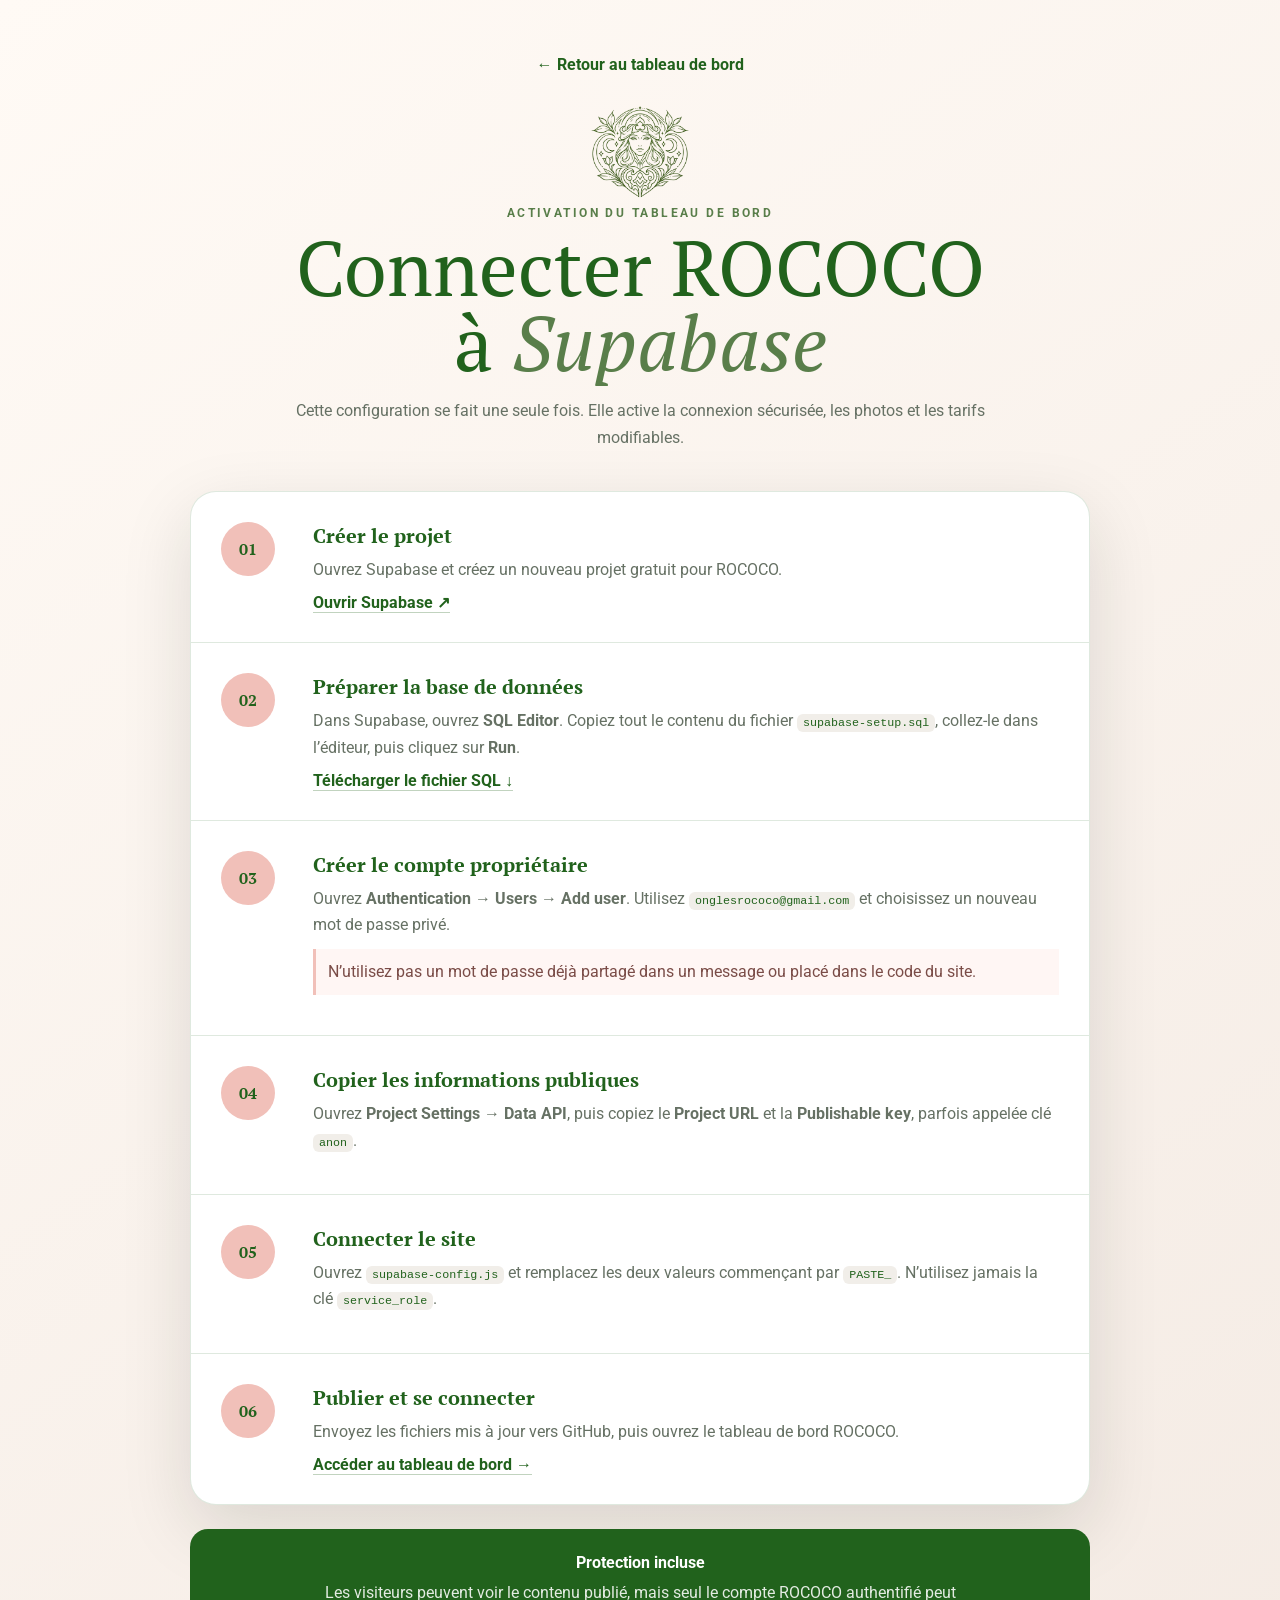
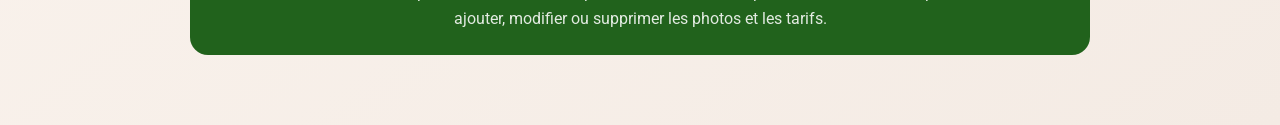
<file: ADMIN-SETUP.html>
<!doctype html>
<html lang="fr-CA">
<head>
  <meta charset="utf-8">
  <meta name="viewport" content="width=device-width, initial-scale=1">
  <meta name="robots" content="noindex,nofollow">
  <meta name="theme-color" content="#21621c">
  <title>ROCOCO — Activation du tableau de bord</title>
  <link rel="icon" type="image/png" href="assets/rococo-emblem.png">
  <link rel="preconnect" href="https://fonts.googleapis.com">
  <link rel="preconnect" href="https://fonts.gstatic.com" crossorigin>
  <link href="https://fonts.googleapis.com/css2?family=PT+Serif:ital,wght@0,400;0,700;1,400&family=Roboto:wght@300;400;500;700&display=swap" rel="stylesheet">
  <link rel="stylesheet" href="admin.css">
</head>
<body class="setup-page">
  <main class="setup-guide">
    <header class="setup-guide-head">
      <a href="admin.html" class="setup-back">← Retour au tableau de bord</a>
      <img src="assets/rococo-emblem.png" alt="ROCOCO">
      <p class="eyebrow">ACTIVATION DU TABLEAU DE BORD</p>
      <h1>Connecter ROCOCO à <em>Supabase</em></h1>
      <p>Cette configuration se fait une seule fois. Elle active la connexion sécurisée, les photos et les tarifs modifiables.</p>
    </header>

    <section class="setup-steps">
      <article><span>01</span><div><h2>Créer le projet</h2><p>Ouvrez Supabase et créez un nouveau projet gratuit pour ROCOCO.</p><a href="https://supabase.com/dashboard" target="_blank" rel="noopener noreferrer">Ouvrir Supabase ↗</a></div></article>
      <article><span>02</span><div><h2>Préparer la base de données</h2><p>Dans Supabase, ouvrez <strong>SQL Editor</strong>. Copiez tout le contenu du fichier <code>supabase-setup.sql</code>, collez-le dans l’éditeur, puis cliquez sur <strong>Run</strong>.</p><a href="supabase-setup.sql" download>Télécharger le fichier SQL ↓</a></div></article>
      <article><span>03</span><div><h2>Créer le compte propriétaire</h2><p>Ouvrez <strong>Authentication → Users → Add user</strong>. Utilisez <code>onglesrococo@gmail.com</code> et choisissez un nouveau mot de passe privé.</p><p class="setup-warning">N’utilisez pas un mot de passe déjà partagé dans un message ou placé dans le code du site.</p></div></article>
      <article><span>04</span><div><h2>Copier les informations publiques</h2><p>Ouvrez <strong>Project Settings → Data API</strong>, puis copiez le <strong>Project URL</strong> et la <strong>Publishable key</strong>, parfois appelée clé <code>anon</code>.</p></div></article>
      <article><span>05</span><div><h2>Connecter le site</h2><p>Ouvrez <code>supabase-config.js</code> et remplacez les deux valeurs commençant par <code>PASTE_</code>. N’utilisez jamais la clé <code>service_role</code>.</p></div></article>
      <article><span>06</span><div><h2>Publier et se connecter</h2><p>Envoyez les fichiers mis à jour vers GitHub, puis ouvrez le tableau de bord ROCOCO.</p><a href="admin.html">Accéder au tableau de bord →</a></div></article>
    </section>

    <footer class="setup-guide-footer"><strong>Protection incluse</strong><p>Les visiteurs peuvent voir le contenu publié, mais seul le compte ROCOCO authentifié peut ajouter, modifier ou supprimer les photos et les tarifs.</p></footer>
  </main>
</body>
</html>
</file>
<file: admin.css>
:root{--pink:#f1c0b9;--green:#21621c;--green-soft:#597e4a;--cream:#fffaf5;--ink:#172019;--line:rgba(33,98,28,.14);--danger:#a23c3c;--shadow:0 24px 70px rgba(23,32,25,.13)}
*{box-sizing:border-box}html{font-family:Roboto,sans-serif;background:#f6f1ec;color:var(--ink)}body{margin:0;min-height:100vh}button,input,select{font:inherit}button,a{transition:.2s ease}.admin-shell{min-height:100vh}.eyebrow{margin:0 0 10px;color:var(--green-soft);font-size:.76rem;font-weight:700;letter-spacing:.2em}.setup-state{max-width:620px;margin:12vh auto;padding:48px;text-align:center;background:white;border-radius:28px;box-shadow:var(--shadow)}.setup-state img{width:110px;height:110px;object-fit:contain}.setup-state h1,.login-card h1,.admin-header h1,.dialog-head h2{font-family:"PT Serif",serif;font-weight:400}.setup-state a,.primary-action,.login-card button{display:inline-flex;justify-content:center;border:0;border-radius:999px;background:var(--green);color:white;padding:13px 20px;font-weight:700;text-decoration:none;cursor:pointer}.login-view{min-height:100vh;display:grid;grid-template-columns:1fr 1fr}.login-art{display:grid;place-items:center;background:linear-gradient(145deg,var(--pink),#ecd1c7);overflow:hidden}.login-art::before{content:"";position:absolute;width:42vw;height:42vw;border:1px solid rgba(33,98,28,.18);border-radius:50%}.login-art img{position:relative;width:min(430px,65%);filter:drop-shadow(0 24px 35px rgba(33,98,28,.15))}.login-card{align-self:center;width:min(470px,82%);margin:auto}.login-card h1{font-size:clamp(2.6rem,5vw,4.8rem);line-height:.95;margin:0 0 22px;color:var(--green)}.login-card h1 em{color:var(--green-soft)}.login-card>p:not(.eyebrow,.form-message){line-height:1.7;color:#60705f}.login-card label,.editor-form label{display:grid;gap:8px;margin-top:18px;font-size:.88rem;font-weight:700;color:var(--green)}input,select{width:100%;border:1px solid var(--line);border-radius:13px;background:white;padding:13px 14px;color:var(--ink);outline:none}input:focus,select:focus{border-color:var(--green);box-shadow:0 0 0 3px rgba(33,98,28,.1)}.login-card button{width:100%;margin-top:24px}.form-message{min-height:24px;color:var(--danger);font-size:.9rem}.dashboard{min-height:100vh;display:grid;grid-template-columns:260px 1fr}.admin-sidebar{position:sticky;top:0;height:100vh;padding:25px 18px;display:flex;flex-direction:column;background:var(--ink);color:white}.admin-brand{display:flex;align-items:center;gap:12px;color:white;text-decoration:none;font:400 1.25rem "PT Serif",serif;letter-spacing:.12em}.admin-brand img{width:52px;height:52px;object-fit:contain;background:var(--cream);border-radius:50%}.admin-brand small{display:block;margin-top:3px;color:var(--pink);font:700 .56rem Roboto,sans-serif;letter-spacing:.2em}.admin-sidebar nav{display:grid;gap:7px;margin-top:50px}.admin-tab,.sidebar-bottom button,.sidebar-bottom a{width:100%;border:0;border-radius:12px;padding:12px 14px;text-align:left;background:transparent;color:#d8dfd8;text-decoration:none;cursor:pointer}.admin-tab:hover,.admin-tab.active{background:rgba(241,192,185,.14);color:white}.admin-tab.active{box-shadow:inset 3px 0 var(--pink)}.sidebar-bottom{display:grid;gap:5px;margin-top:auto;border-top:1px solid rgba(255,255,255,.12);padding-top:15px}.admin-main{padding:42px clamp(22px,5vw,70px)}.admin-header{display:flex;justify-content:space-between;align-items:center;gap:20px;margin-bottom:30px}.admin-header h1{margin:0;color:var(--green);font-size:clamp(2rem,4vw,3.6rem)}.primary-action{white-space:nowrap}.primary-action:hover,.login-card button:hover{background:var(--green-soft);transform:translateY(-1px)}.notice{margin-bottom:20px;padding:13px 16px;border-radius:12px;background:#e5f2e3;color:var(--green)}.notice.error{background:#f7dfdf;color:var(--danger)}.items-grid{display:grid;grid-template-columns:repeat(3,minmax(0,1fr));gap:18px}.admin-item{overflow:hidden;border:1px solid var(--line);border-radius:20px;background:white;box-shadow:0 8px 28px rgba(23,32,25,.06)}.admin-item-image{aspect-ratio:4/3;width:100%;object-fit:cover;background:#eee}.admin-item-body{padding:17px}.admin-item h3{margin:0 0 6px;color:var(--green);font:700 1.05rem "PT Serif",serif}.admin-item p{margin:0;color:#778076;font-size:.82rem}.admin-item-meta{display:flex;justify-content:space-between;margin:14px 0;color:#778076;font-size:.75rem}.status-pill{padding:4px 8px;border-radius:999px;background:#e5f2e3;color:var(--green)}.status-pill.hidden{background:#eee;color:#777}.item-actions{display:flex;gap:8px}.item-actions button{flex:1;border:1px solid var(--line);border-radius:10px;background:white;padding:9px;color:var(--green);cursor:pointer}.item-actions .delete-button{color:var(--danger)}.service-item{grid-column:span 1}.service-item .admin-item-body{min-height:205px;display:flex;flex-direction:column}.service-item .service-price{font:400 1.55rem Anton,sans-serif;color:var(--green-soft)}.service-item .item-actions{margin-top:auto}dialog{width:min(720px,calc(100% - 28px));max-height:90vh;padding:0;border:0;border-radius:24px;box-shadow:0 34px 100px rgba(0,0,0,.3)}dialog::backdrop{background:rgba(15,25,17,.72);backdrop-filter:blur(5px)}.editor-form{padding:28px;overflow:auto}.dialog-head{display:flex;justify-content:space-between;align-items:flex-start}.dialog-head h2{margin:0;color:var(--green);font-size:2.2rem}.icon-button{border:0;background:transparent;font-size:2rem;color:#758075;cursor:pointer}.upload-zone{position:relative;min-height:230px;display:grid!important;place-items:center;text-align:center;border:1px dashed rgba(33,98,28,.35);border-radius:18px;background:#faf7f3;overflow:hidden;cursor:pointer}.upload-zone input{position:absolute;opacity:0;pointer-events:none}.upload-zone img{width:100%;height:260px;object-fit:contain;background:#eee}.upload-zone span{display:grid;gap:7px}.upload-zone small{color:#7b857a;font-weight:400}.form-grid{display:grid;grid-template-columns:1fr 1fr;gap:0 16px}.compact-grid{align-items:end}.toggle-label{display:flex!important;align-items:center;gap:10px;padding-bottom:13px}.toggle-label input{width:20px;height:20px}.dialog-actions{display:flex;justify-content:flex-end;gap:10px;margin-top:28px}.secondary-action{border:1px solid var(--line);border-radius:999px;background:white;color:var(--green);padding:13px 20px;font-weight:700;cursor:pointer}.empty-state{grid-column:1/-1;padding:70px 20px;text-align:center;border:1px dashed var(--line);border-radius:20px;color:#778076}
@media(max-width:980px){.items-grid{grid-template-columns:repeat(2,minmax(0,1fr))}.dashboard{grid-template-columns:210px 1fr}}
@media(max-width:720px){.login-view{grid-template-columns:1fr}.login-art{min-height:220px}.login-art img{width:155px}.login-card{padding:38px 0}.dashboard{display:block}.admin-sidebar{position:relative;height:auto;padding:14px}.admin-brand{margin-bottom:15px}.admin-sidebar nav{display:flex;overflow-x:auto;margin-top:0}.admin-tab{width:auto;white-space:nowrap}.sidebar-bottom{display:flex;margin-top:12px}.admin-main{padding:26px 16px}.admin-header{align-items:flex-end}.items-grid{grid-template-columns:1fr}.form-grid{grid-template-columns:1fr}.setup-state{margin:6vh 14px;padding:30px 20px}}

.setup-page{background:linear-gradient(145deg,#fffaf5,#f4ebe4)}
.setup-guide{width:min(900px,calc(100% - 28px));margin:0 auto;padding:55px 0 70px}
.setup-guide-head{text-align:center;max-width:720px;margin:0 auto 40px}
.setup-guide-head img{width:100px;height:100px;object-fit:contain}
.setup-guide-head h1{margin:8px 0 16px;color:var(--green);font:400 clamp(2.5rem,6vw,5rem)/.98 "PT Serif",serif}
.setup-guide-head h1 em{color:var(--green-soft)}
.setup-guide-head>p:last-child{color:#667164;line-height:1.7}
.setup-back{display:block;width:max-content;margin:0 auto 28px;color:var(--green);font-weight:700;text-decoration:none}
.setup-steps{overflow:hidden;border:1px solid var(--line);border-radius:26px;background:white;box-shadow:var(--shadow)}
.setup-steps article{display:grid;grid-template-columns:70px 1fr;gap:22px;padding:30px;border-bottom:1px solid var(--line)}
.setup-steps article:last-child{border-bottom:0}
.setup-steps article>span{display:grid;place-items:center;width:54px;height:54px;border-radius:50%;background:var(--pink);color:var(--green);font:700 1rem "PT Serif",serif}
.setup-steps h2{margin:0 0 8px;color:var(--green);font:700 1.25rem "PT Serif",serif}
.setup-steps p{margin:0 0 10px;color:#667164;line-height:1.65}
.setup-steps a{color:var(--green);font-weight:700;text-decoration:none;border-bottom:1px solid rgba(33,98,28,.28)}
.setup-steps code{padding:2px 6px;border-radius:6px;background:#f1eee9;color:var(--green);font-size:.9em}
.setup-warning{padding:10px 12px;border-left:3px solid var(--pink);background:#fff6f4;color:#7a4c47!important}
.setup-guide-footer{margin-top:24px;padding:24px;border-radius:18px;background:var(--green);color:white;text-align:center}
.setup-guide-footer p{margin:8px auto 0;max-width:680px;line-height:1.6;color:#e3ebe2}
@media(max-width:600px){.setup-guide{padding-top:28px}.setup-steps article{grid-template-columns:1fr;padding:22px}.setup-steps article>span{width:44px;height:44px}}
.session-check{position:fixed;inset:0;z-index:20;display:grid;place-content:center;justify-items:center;gap:12px;background:#f6f1ec;color:var(--green);font-weight:700}.session-check img{width:100px;height:100px;object-fit:contain;animation:sessionPulse 1.4s ease-in-out infinite}.session-check[hidden]{display:none!important}@keyframes sessionPulse{50%{transform:scale(1.06);opacity:.65}}
.panel-description{max-width:590px;margin:8px 0 0;color:#6d776c;font-size:.92rem;line-height:1.55}
</file>
